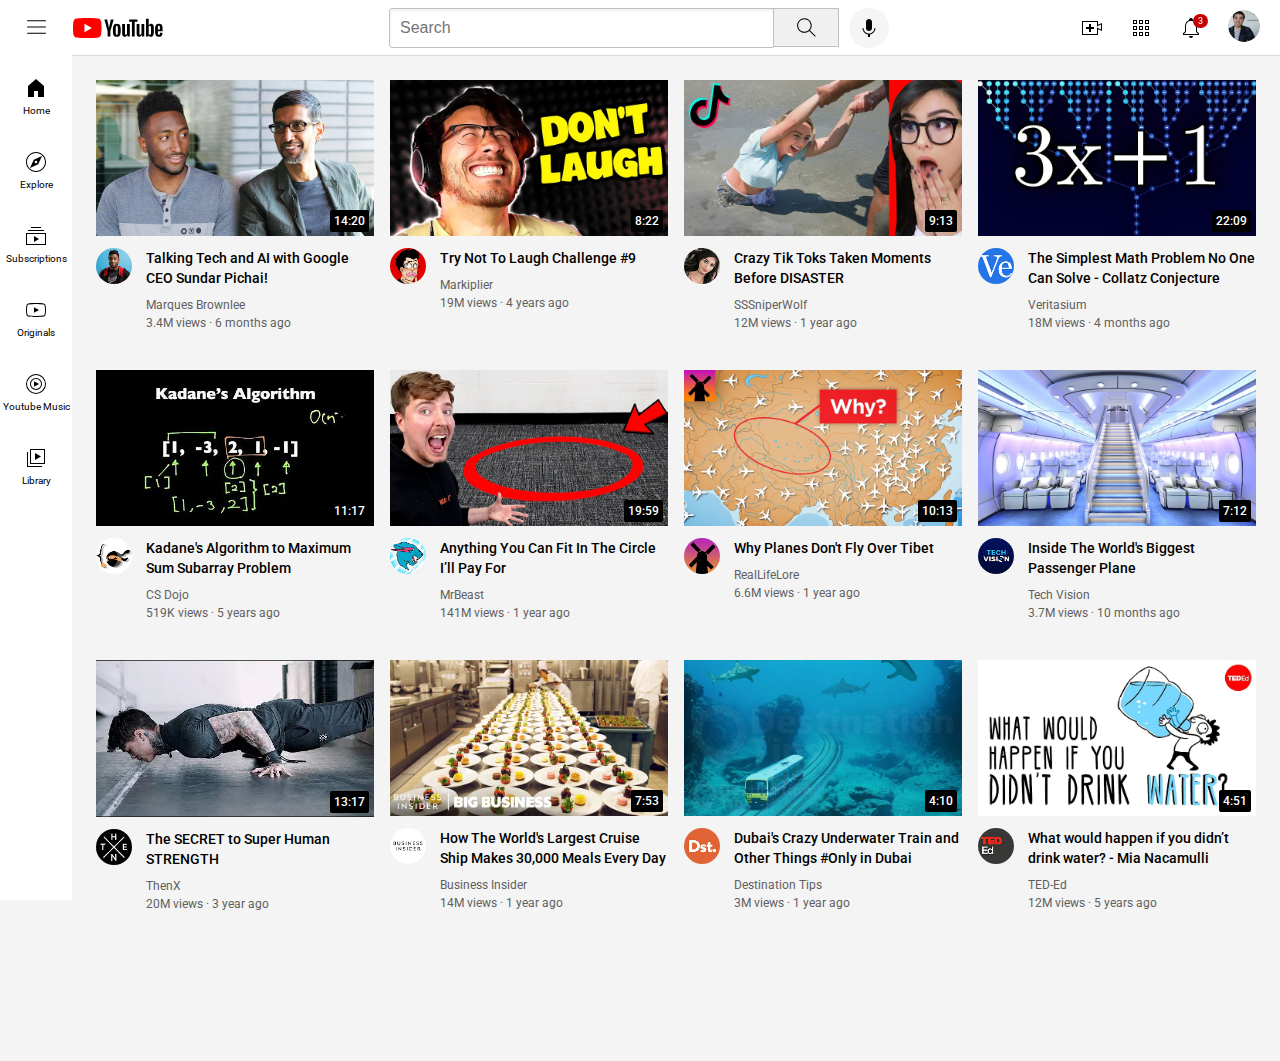
<file: index.html>
<!DOCTYPE html>
<html>
  <head>

    <link rel="preconnect" href="https://fonts.googleapis.com">
    <link rel="preconnect" href="https://fonts.gstatic.com" crossorigin>
    <link href="https://fonts.googleapis.com/css2?family=Roboto:ital,wght@0,100;0,300;0,400;0,500;0,700;0,900;1,100;1,300;1,400;1,500;1,700;1,900&display=swap" rel="stylesheet">


    <link rel="stylesheet" href="./styles/video.css">
    <link rel="stylesheet" href="./styles/header.css">
    <link rel="stylesheet" href="./styles/general.css">
    <link rel="stylesheet" href="./styles/sidebar.css">
    <title>Youtube.com Clone</title>
  </head>
  <body>
    <header class="header">
      <div class="left-section">
        <img class="hamburger-menu" src="./logosandicons/hamburger-menu.svg" alt="">
        <img class="youtube-logo"  src="logosandicons/youtube-logo.svg" alt="">
      </div>
      <div class="middle-section">
        <input class="search-bar"  type="text" placeholder="Search">
        <button class="search-button">
          <img class="search-icon" src="./logosandicons/search.svg" alt="">
          <div class="tooltip">Search</div>
        </button>
        <button class="voice-search-button">
          <img class="voice-search-icon"  src="./logosandicons/voice-search-icon.svg" alt="">
          <div class="tooltip">Search with your voice</div>
        </button>
      </div>
      <div class="right-section">
        <div class="upload-icon-container">
          <img class="upload-icon" src="./logosandicons/upload.svg" alt="">
          <div class="tooltip">Create</div>
        </div>
        <div class="youtube-apps-icon-container">
          <img class="youtube-apps-icon" src="./logosandicons/youtube-apps.svg" alt="">
          <div class="tooltip">YouTube apps</div>
        </div>
        <div class="notifications-icon-container">
          <img class="notifications-icon" src="./logosandicons/notifications.svg" alt="">
          <div class="notifications-count">3</div>
          <div class="tooltip">Notifications</div>
        </div>
        <div class="current-user-picture-container">
          <img class="current-user-picture" src="./channel-pictures/my-channel.jpeg" alt="">
        </div>
      </div>
    </header>

    <nav class="side-bar">
      <div class="sidebar-link">
        <img src="./logosandicons/home.svg" alt="">
        <div>Home</div>
      </div>
      <div class="sidebar-link">
        <img src="./logosandicons/explore.svg" alt="">
        <div>Explore</div>
      </div>
      <div class="sidebar-link">
        <img src="./logosandicons/subscriptions.svg" alt="">
        <div>Subscriptions</div>
      </div>
      <div class="sidebar-link">
        <img src="./logosandicons/originals.svg" alt="">
        <div>Originals</div>
      </div>
      <div class="sidebar-link">
        <img src="./logosandicons/youtube-music.svg" alt="">
        <div>Youtube Music</div>
      </div>
      <div class="sidebar-link">
        <img src="./logosandicons/library.svg"">
        <div>Library</div>
      </div>
    </nav>

    <main>
      <section class="video-preview-grid">
      
        <div class="video-preview">
  
          <div class="thumbnail-row">
            <a href="https://youtu.be/n2RNcPRtAiY?si=6qGZlpjXX3KAR8mZ">
              <img class="thumbnail"  src="./thumbnails/thumbnail-1.webp" alt="">
            </a>
            <div class="video-time">14:20</div>
          </div>
          
          <div class="video-info-grid">
    
            <div class="channel-picture">
              <a href="https://www.youtube.com/c/mkbhd">
                <img class="profile-picture" src="./channel-pictures/channel-1.jpeg" alt="">
              </a>
            </div>
    
            <div class="video-info">
              <a class="video-title-link" href="https://youtu.be/n2RNcPRtAiY?si=6qGZlpjXX3KAR8mZ">
                <p class="video-title">
                  Talking Tech and AI with Google CEO Sundar Pichai!
                  </p>
              </a>
          
                <a class="video-author-link" href="https://www.youtube.com/c/mkbhd">
                  <p class="video-author">
                    Marques Brownlee
                    </p>
                </a>
                <p class="video-stats">
                3.4M views &#183; 6 months ago
                </p>
            </div>
    
          </div>
    
        </div>
    
    
        <div class="video-preview">
    
          <div class="thumbnail-row">
            <a href="https://youtu.be/mP0RAo9SKZk?si=IJCf5cuGFZZRyJon">
              <img class="thumbnail"  src="./thumbnails/thumbnail-2.webp" alt="">
            </a>
            <div class="video-time">8:22</div>
          </div>
          
          <div class="video-info-grid">
    
            <div class="channel-picture">
              <a href="https://www.youtube.com/c/markiplier">
                <img class="profile-picture" src="./channel-pictures/channel-2.jpeg" alt="">
              </a>
            </div>
    
            <div class="video-info">
              <a class="video-title-link" href="https://youtu.be/mP0RAo9SKZk?si=IJCf5cuGFZZRyJon">
                <p class="video-title">
                  Try Not To Laugh Challenge #9
                  </p>
              </a>
          
                <a class="video-author-link" href="https://www.youtube.com/c/markiplier">
                  <p class="video-author">
                    Markiplier
                  </p>
                </a>
          
                <p class="video-stats">
                19M views &#183; 4 years ago
                </p>
            </div>
    
          </div>
    
        </div>
    
    
        <div class="video-preview">
    
          <div class="thumbnail-row">
            <a href="https://youtu.be/FgjPQQeTh1w?si=bAhg6U3gFG5fsbQV">
              <img class="thumbnail"  src="./thumbnails/thumbnail-3.webp" alt="">
            </a>
            <div class="video-time">9:13</div>
          </div>
          
          <div class="video-info-grid">
    
            <div class="channel-picture">
              <a href="https://www.youtube.com/user/SSSniperWolf">
                <img class="profile-picture" src="./channel-pictures/channel-3.jpeg" alt="">
              </a>
            </div>
    
            <div class="video-info">
              <a class="video-title-link" href="https://youtu.be/FgjPQQeTh1w?si=bAhg6U3gFG5fsbQV">
                <p class="video-title">
                  Crazy Tik Toks Taken Moments Before DISASTER
                  </p>
              </a>
          
              <a class="video-author-link" href="https://www.youtube.com/user/SSSniperWolf">
                <p class="video-author">
                  SSSniperWolf
                </p>
              </a>  
          
                <p class="video-stats">
                  12M views &#183; 1 year ago
                </p>
            </div>
    
          </div>
    
        </div>
    
    
        <div class="video-preview">
    
          <div class="thumbnail-row">
            <a href="https://youtu.be/094y1Z2wpJg?si=J5LJZfBUltAK05KX">
              <img class="thumbnail"  src="./thumbnails/thumbnail-4.webp" alt="">
            </a>
            <div class="video-time">22:09</div>
          </div>
          
          <div class="video-info-grid">
    
            <div class="channel-picture">
              <a href="https://www.youtube.com/c/veritasium">
                <img class="profile-picture" src="./channel-pictures/channel-4.jpeg" alt="">
              </a>
            </div>
    
            <div class="video-info">
              <a class="video-title-link" href="https://youtu.be/094y1Z2wpJg?si=J5LJZfBUltAK05KX">
                <p class="video-title">
                  The Simplest Math Problem No One Can Solve - Collatz Conjecture
                  </p>
              </a>
          
              <a class="video-author-link" href="https://www.youtube.com/c/veritasium">
                <p class="video-author">
                  Veritasium
                </p>
              </a>  
          
                <p class="video-stats">
                  18M views &#183; 4 months ago
                </p>
            </div>
    
          </div>
    
        </div>
    
    
        <div class="video-preview">
    
          <div class="thumbnail-row">
            <a href="https://youtu.be/86CQq3pKSUw?si=-hqsIKGppIsanWvH">
              <img class="thumbnail"  src="./thumbnails/thumbnail-5.webp" alt="">
            </a>
            <div class="video-time">11:17</div>
          </div>
          
          <div class="video-info-grid">
    
            <div class="channel-picture">
              <a href="https://www.youtube.com/c/CSDojo">
                <img class="profile-picture" src="./channel-pictures/channel-5.jpeg" alt="">
              </a>
            </div>
    
            <div class="video-info">
              <a class="video-title-link" href="https://youtu.be/86CQq3pKSUw?si=-hqsIKGppIsanWvH">
                <p class="video-title">
                  Kadane's Algorithm to Maximum Sum Subarray Problem
                  </p>
              </a>
          
              <a class="video-author-link" href="https://www.youtube.com/c/CSDojo">
                <p class="video-author">
                  CS Dojo
                </p>
              </a> 
          
                <p class="video-stats">
                  519K views &#183; 5 years ago
                </p>
            </div>
    
          </div>
    
        </div>
    
    
        <div class="video-preview">
    
          <div class="thumbnail-row">
            <a href="https://youtu.be/yXWw0_UfSFg?si=sQjHbPZWlxnls46G">
              <img class="thumbnail"  src="./thumbnails/thumbnail-6.webp" alt="">
            </a>
            <div class="video-time">19:59</div>
          </div>
          
          <div class="video-info-grid">
    
            <div class="channel-picture">
              <a href="https://www.youtube.com/@MrBeast">
                <img class="profile-picture" src="./channel-pictures/channel-6.jpeg" alt="">
              </a>
            </div>
    
            <div class="video-info">
              <a class="video-title-link" href="https://youtu.be/yXWw0_UfSFg?si=sQjHbPZWlxnls46G">
                <p class="video-title">
                  Anything You Can Fit In The Circle I’ll Pay For
                  </p>
              </a>
          
              <a class="video-author-link" href="https://www.youtube.com/@MrBeast">
                <p class="video-author">
                  MrBeast
                </p>
              </a>  
          
                <p class="video-stats">
                  141M views &#183; 1 year ago
                </p>
            </div>
    
          </div>
    
        </div>
    
    
        <div class="video-preview">
    
          <div class="thumbnail-row">
            <a href="https://youtu.be/fNVa1qMbF9Y?si=c4wwnxBcyvmBInC3">
              <img class="thumbnail"  src="./thumbnails/thumbnail-7.webp" alt="">
            </a>
            <div class="video-time">10:13</div>
          </div>
          
          <div class="video-info-grid">
    
            <div class="channel-picture">
              <a href="https://www.youtube.com/@RealLifeLore">
                <img class="profile-picture" src="./channel-pictures/channel-7.jpeg" alt="">
              </a>
            </div>
    
            <div class="video-info">
              <a class="video-title-link" href="https://youtu.be/fNVa1qMbF9Y?si=c4wwnxBcyvmBInC3">
                <p class="video-title">
                  Why Planes Don't Fly Over Tibet
                  </p>
              </a>
          
              <a class="video-author-link" href="https://www.youtube.com/@RealLifeLore">
                <p class="video-author">
                  RealLifeLore
                </p>
              </a>  
          
                <p class="video-stats">
                  6.6M views &#183; 1 year ago
                </p>
            </div>
    
          </div>
    
        </div>
    
    
        <div class="video-preview">
    
          <div class="thumbnail-row">
            <a href="https://youtu.be/lFm4EM1juls?si=9-U7B9l7IcKQqkcD">
              <img class="thumbnail"  src="./thumbnails/thumbnail-8.webp" alt="">
            </a>
            <div class="video-time">7:12</div>
          </div>
          
          <div class="video-info-grid">
    
            <div class="channel-picture">
              <a href="https://www.youtube.com/@adin">
                <img class="profile-picture" src="./channel-pictures/channel-8.jpeg" alt="">
              </a>
            </div>
    
            <div class="video-info">
              <a class="video-title-link" href="https://youtu.be/lFm4EM1juls?si=9-U7B9l7IcKQqkcD">
                <p class="video-title">
                  Inside The World's Biggest Passenger Plane
                  </p>
              </a>
          
              <a class="video-author-link" href="https://www.youtube.com/@adin">
                <p class="video-author">
                  Tech Vision
                </p>
              </a> 
          
                <p class="video-stats">
                  3.7M views &#183; 10 months ago
                </p>
            </div>
    
          </div>
    
        </div>
    
    
        <div class="video-preview">
    
          <div class="thumbnail-row">
            <a href="https://youtu.be/ixmxOlcrlUc?si=O50Px7jC9v9NIwcA">
              <img class="thumbnail"  src="./thumbnails/thumbnail-9.webp" alt="">
            </a>
            <div class="video-time">13:17</div>
          </div>
          
          <div class="video-info-grid">
    
            <div class="channel-picture">
              <a href="https://www.youtube.com/c/OFFICIALTHENXSTUDIOS">
                <img class="profile-picture" src="./channel-pictures/channel-9.jpeg" alt="">
              </a>
            </div>
    
            <div class="video-info">
              <a class="video-title-link" href="https://youtu.be/ixmxOlcrlUc?si=O50Px7jC9v9NIwcA">
                <p class="video-title">
                  The SECRET to Super Human STRENGTH
                  </p>
              </a>
          
              <a class="video-author-link" href="https://www.youtube.com/c/OFFICIALTHENXSTUDIOS">
                <p class="video-author">
                  ThenX
                </p>
              </a>  
          
                <p class="video-stats">
                  20M views &#183; 3 year ago
                </p>
            </div>
    
          </div>
    
        </div>
    
    
        <div class="video-preview">
    
          <div class="thumbnail-row">
            <a href="https://youtu.be/R2vXbFp5C9o?si=FyFMY8mlA-39g_Y2">
              <img class="thumbnail"  src="./thumbnails/thumbnail-10.webp" alt="">
            </a>
            <div class="video-time">7:53</div>
          </div>
          
          <div class="video-info-grid">
    
            <div class="channel-picture">
              <a href="https://www.youtube.com/user/businessinsider">
                <img class="profile-picture" src="./channel-pictures/channel-10.jpeg" alt="">
              </a>
            </div>
    
            <div class="video-info">
              <a class="video-title-link" href="https://youtu.be/R2vXbFp5C9o?si=FyFMY8mlA-39g_Y2">
                <p class="video-title">
                  How The World's Largest Cruise Ship Makes 30,000 Meals Every Day
                  </p>
              </a>
          
              <a class="video-author-link" href="https://www.youtube.com/user/businessinsider">
                <p class="video-author">
                  Business Insider
                </p>
              </a> 
          
                <p class="video-stats">
                  14M views &#183; 1 year ago
                </p>
            </div>
    
          </div>
    
        </div>
    
    
        <div class="video-preview">
    
          <div class="thumbnail-row">
            <a href="https://youtu.be/0nZuYyXET3s?si=l2DzLfz-YfLx6pmj">
              <img class="thumbnail"  src="./thumbnails/thumbnail-11.webp" alt="">
            </a>
            <div class="video-time">4:10</div>
          </div>
          
          <div class="video-info-grid">
    
            <div class="channel-picture">
              <a href="https://www.youtube.com/c/Destinationtips">
                <img class="profile-picture" src="./channel-pictures/channel-11.jpeg" alt="">
              </a>
            </div>
    
            <div class="video-info">
              <a class="video-title-link" href="https://youtu.be/0nZuYyXET3s?si=l2DzLfz-YfLx6pmj">
                <p class="video-title">
                  Dubai's Crazy Underwater Train and Other Things #Only in Dubai
                  </p>
              </a>
          
              <a class="video-author-link" href="https://www.youtube.com/c/Destinationtips">
                <p class="video-author">
                  Destination Tips
                </p>
              </a> 
          
                <p class="video-stats">
                  3M views &#183; 1 year ago
                </p>
            </div>
    
          </div>
    
        </div>
    
        
        <div class="video-preview">
    
          <div class="thumbnail-row">
            <a href="https://youtu.be/9iMGFqMmUFs?si=vmbg6zM3yEunv7n3">
              <img class="thumbnail"  src="./thumbnails/thumbnail-12.webp" alt="">
            </a>
            <div class="video-time">4:51</div>
          </div>
          
          <div class="video-info-grid">
    
            <div class="channel-picture">
              <a href="https://www.youtube.com/teded">
                <img class="profile-picture" src="./channel-pictures/channel-12.jpeg" alt="">
              </a>
            </div>
    
            <div class="video-info">
              <a class="video-title-link" href="https://youtu.be/9iMGFqMmUFs?si=vmbg6zM3yEunv7n3">
                <p class="video-title">
                  What would happen if you didn’t drink water? - Mia Nacamulli
                  </p>
              </a>
          
              <a class="video-author-link" href="https://www.youtube.com/teded">
                <p class="video-author">
                  TED-Ed
                </p>
              </a>  
          
                <p class="video-stats">
                  12M views &#183; 5 years ago
                </p>
            </div>
    
          </div>
    
        </div>
  
      </section>
    </main>
    
    
  </body>
</html>
</file>
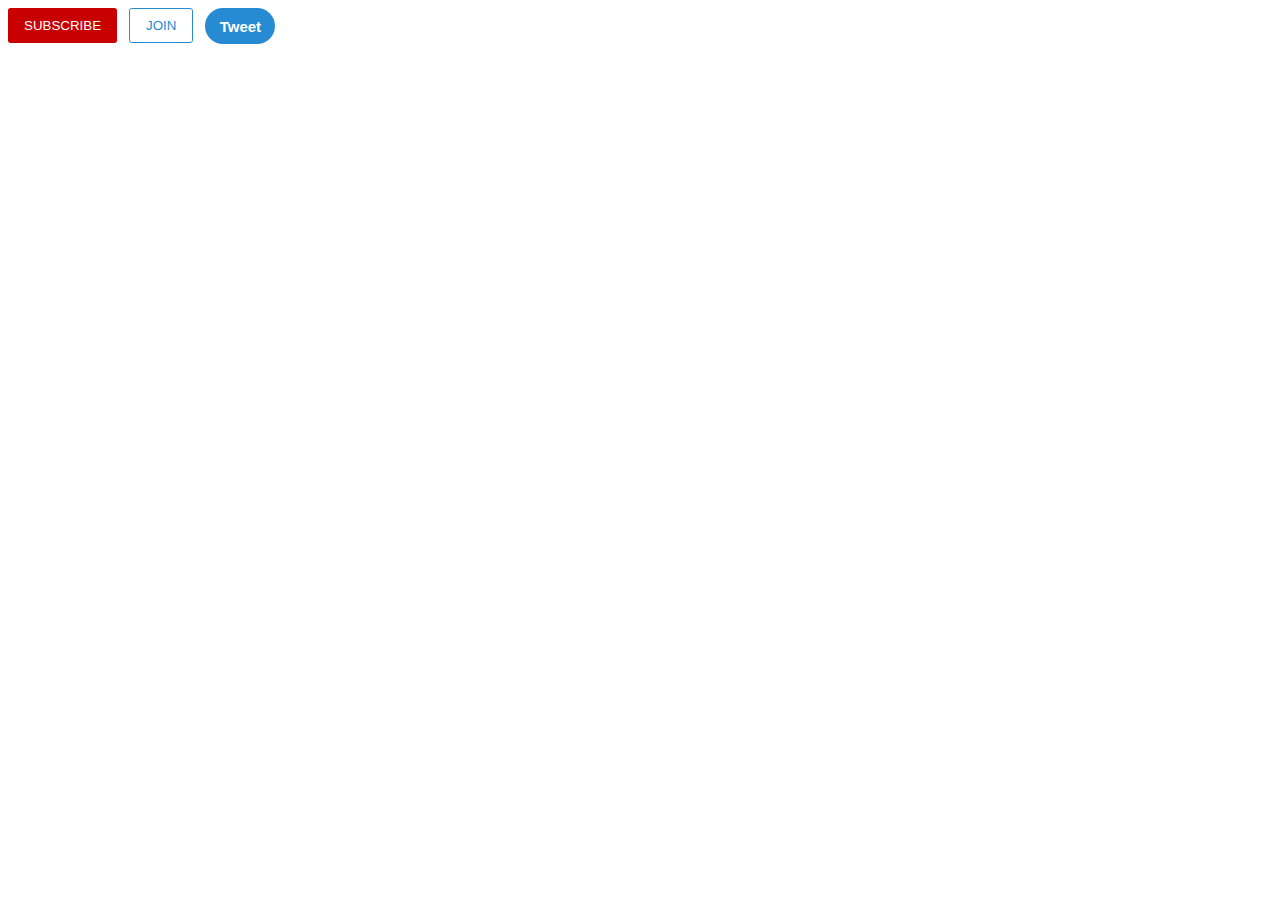
<file: practice/buttons.html>
<!DOCTYPE html>
<html>
  <head>
    <title>Buttons Practice</title>
    <link rel="stylesheet" href="buttons.css">
  </head>
  <body>
    <button class="subscribe-button">
      SUBSCRIBE
    </button>
    <button class="join-button">
      JOIN
    </button>
    <button class="tweet-button">
      Tweet
    </button>
  </body>
</html>
</file>
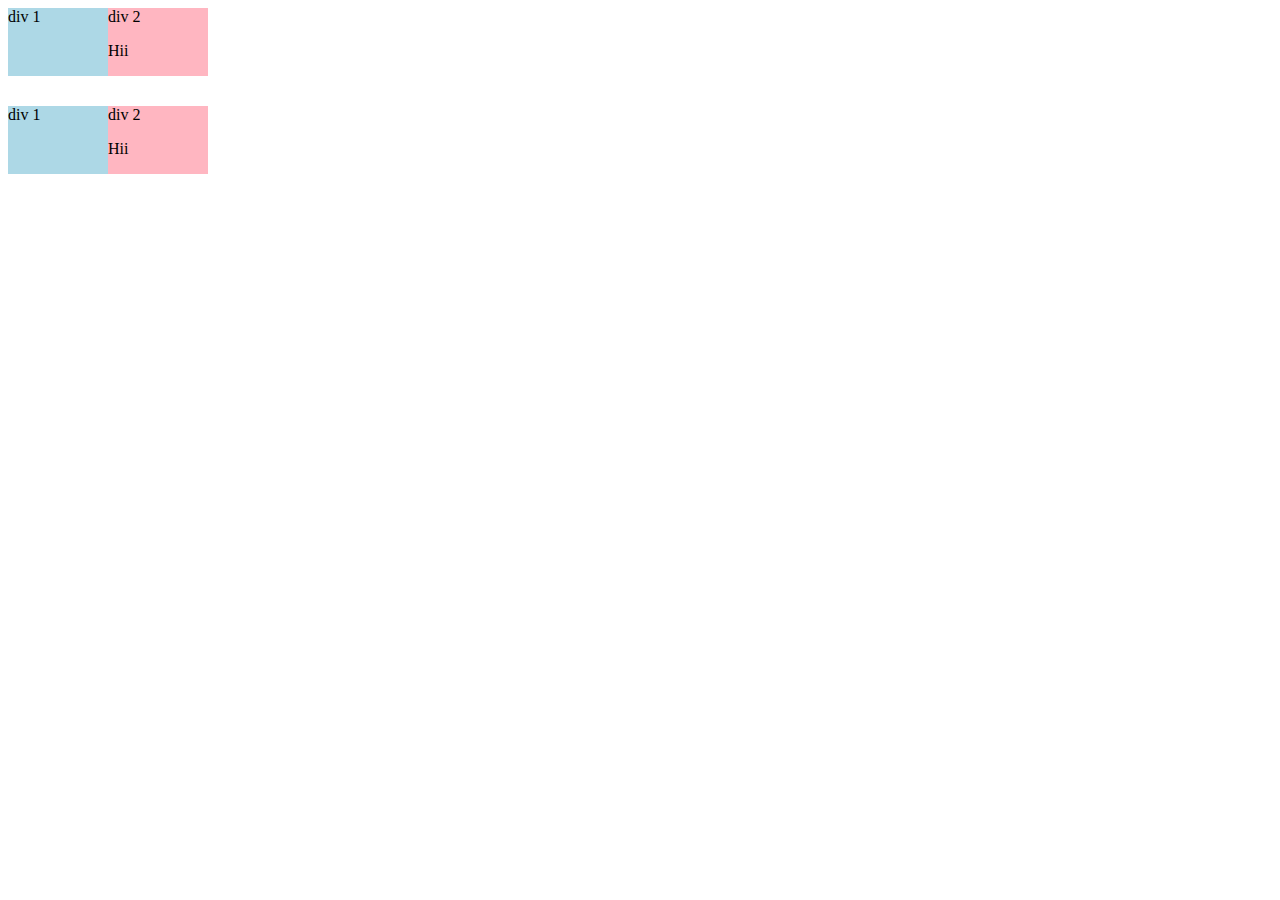
<file: practice/grid.html>
<!DOCTYPE html>
<html>
  <head>
    <title>Grid Practice</title>
  </head>
  <body>
    <div style="display: grid;
    grid-template-columns: 100px 100px 200px;">
      <div style="background-color: lightblue;">div 1</div>
      <div style="background-color: lightpink;">div 2<p>Hii</p></div>
    </div>
    
    <div style="
    margin-top: 30px;    
    display: grid;
    grid-template-columns: 100px 100px;">
      <div style="background-color: lightblue;">div 1</div>
      <div style="background-color: lightpink;">div 2<p>Hii</p></div>
    </div>
  </body>
</html>
</file>
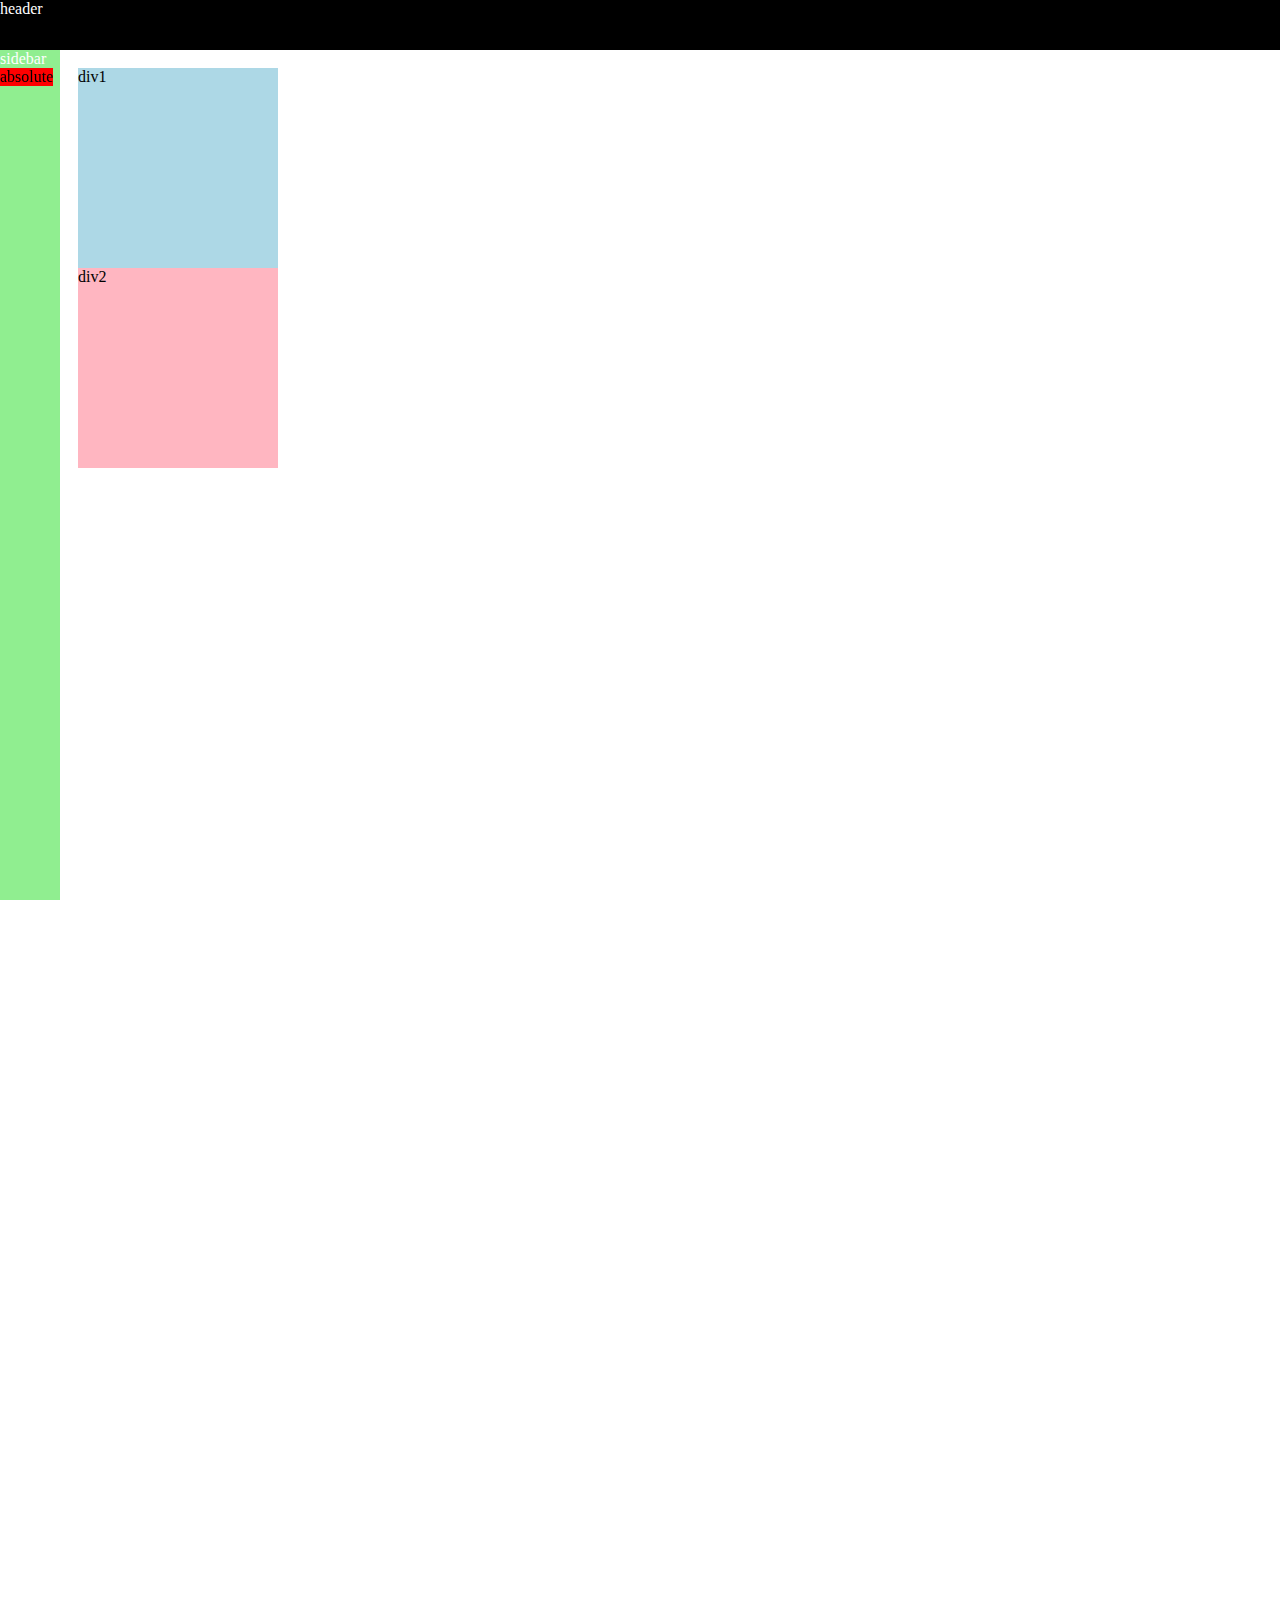
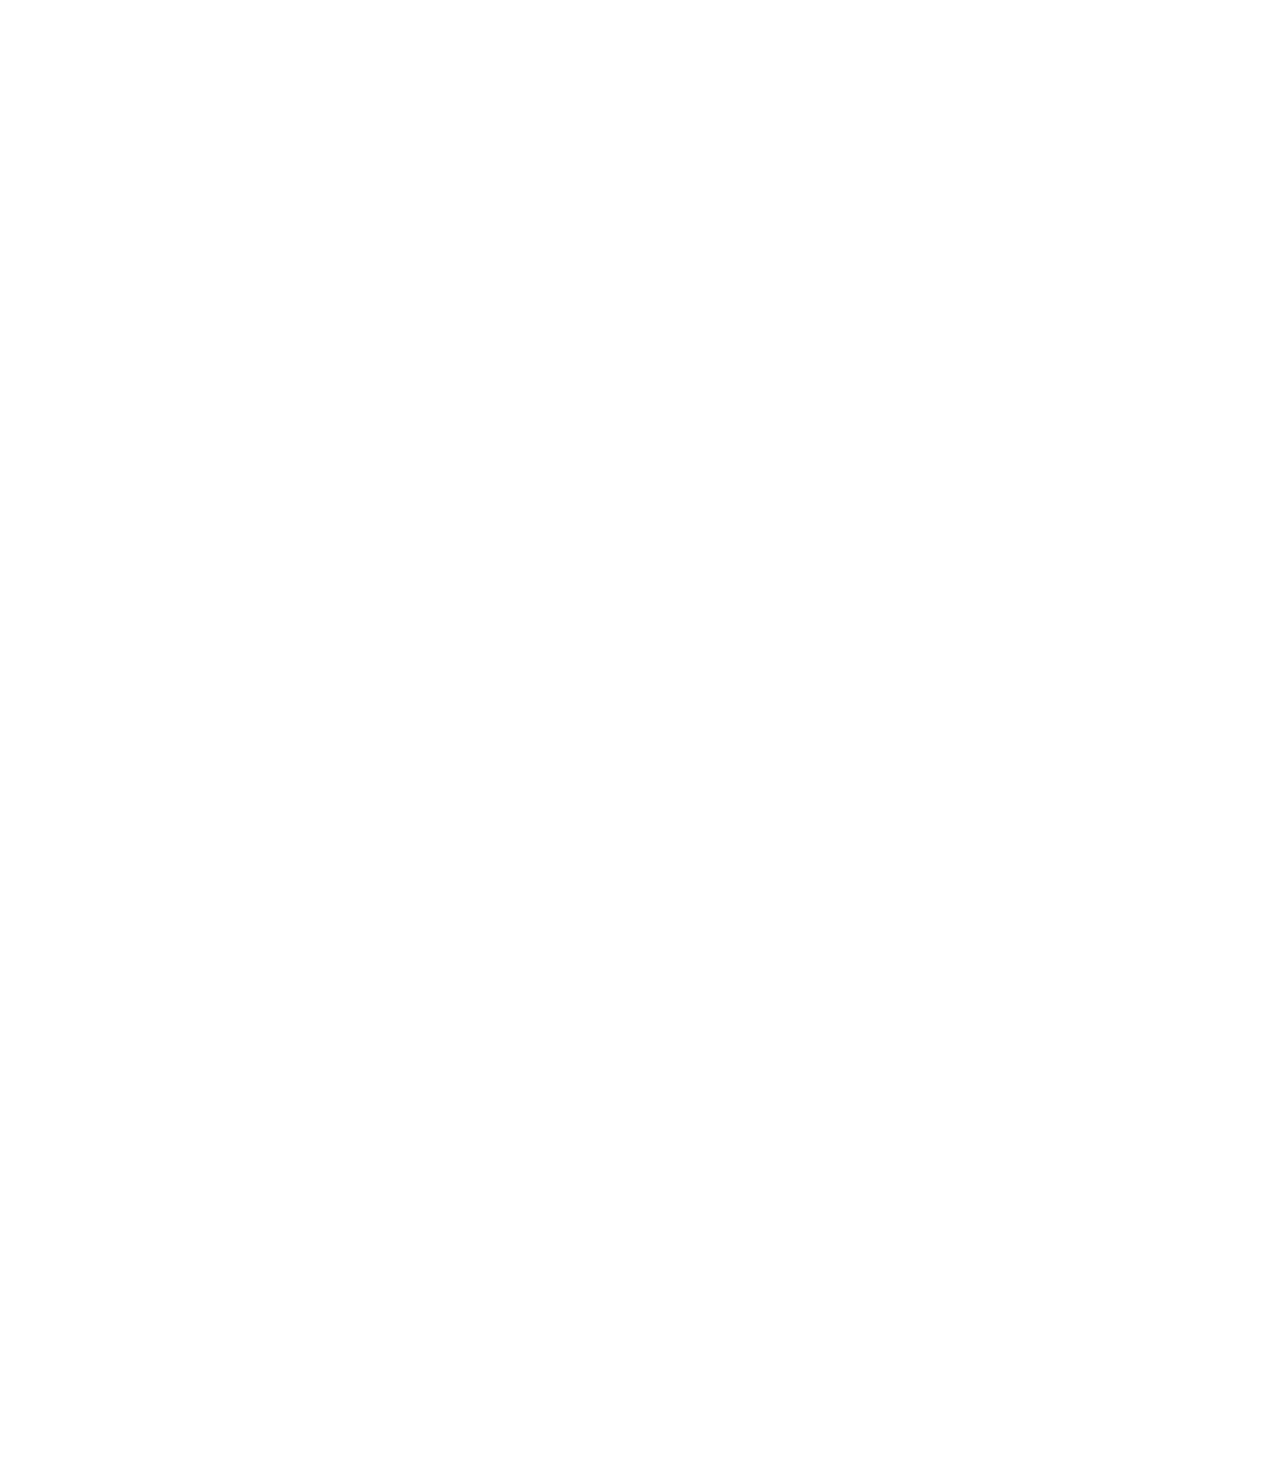
<file: practice/position.html>
<!DOCTYPE html>
<html>
  <head>
    <title>Position Practice</title>
  </head>
  <body style="height: 3000px;
    padding-top: 60px;
    padding-left: 70px;">
    <div style="background-color: black;
    color: white;
    position: fixed;
    top: 0px;
    left: 0px;
    right: 0px;
    height: 50px;
    z-index: 1;">header</div>

    <div style="background-color: lightgreen;
    color: white;
    position: fixed;
    left: 0;
    width: 60px;
    bottom: 0;
    top: 50px;">sidebar</div>

    <div style="position: absolute;
    background-color: red;
    left: 0;">
      absolute
    </div>
    <div style="background-color: lightblue;
    height: 200px;
    width: 200px;">div1</div>
    <div style="background-color: lightpink;
    height: 200px;
    width: 200px;">div2</div>
  </body>
</html>
</file>
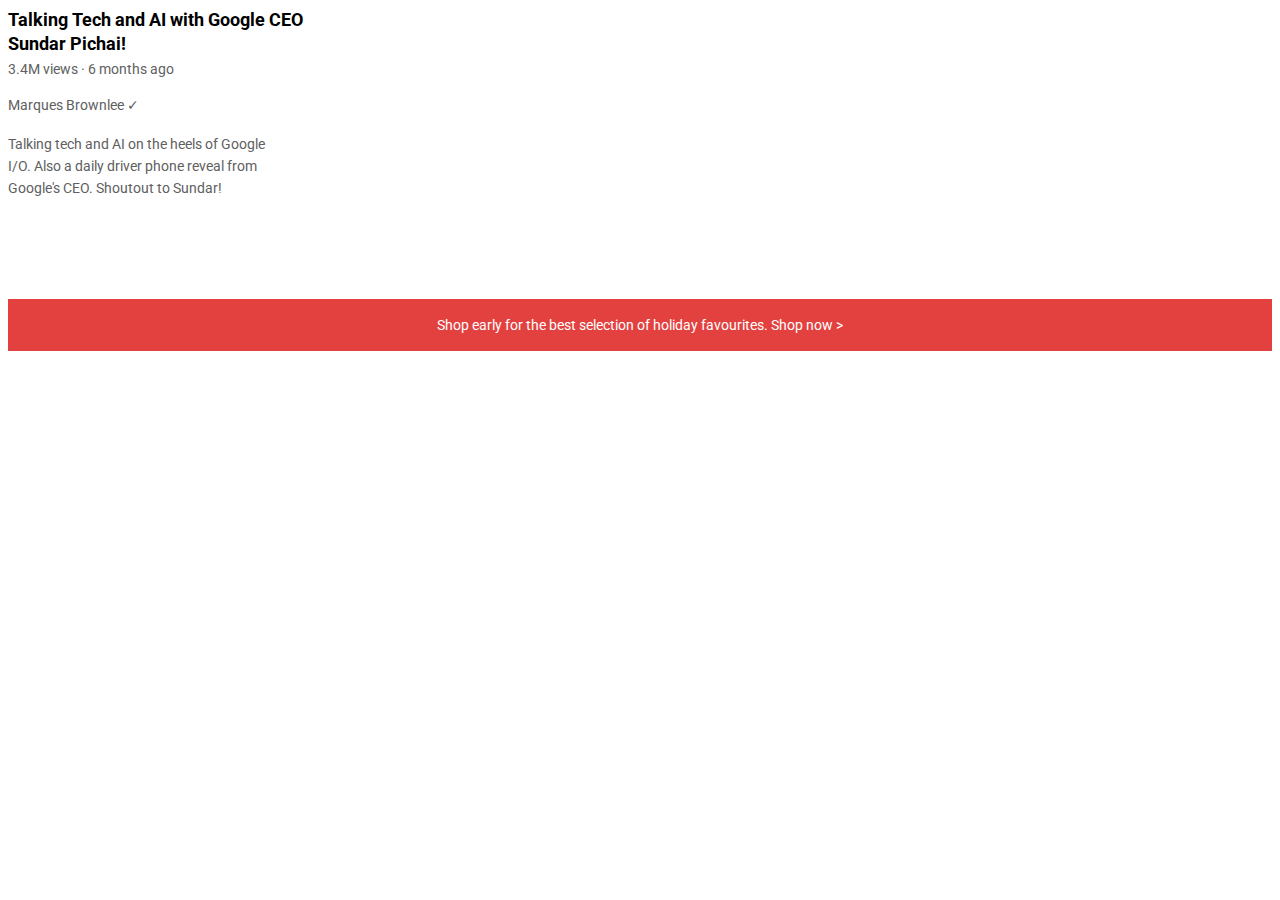
<file: practice/text.html>
<!DOCTYPE html>
<html>
  <head>

    <title>Text Practice</title>
    <link rel="stylesheet" href="text.css">
    <link rel="preconnect" href="https://fonts.googleapis.com">
    <link rel="preconnect" href="https://fonts.gstatic.com" crossorigin>
    <link href="https://fonts.googleapis.com/css2?family=Roboto:ital,wght@0,100;0,300;0,400;0,500;0,700;0,900;1,100;1,300;1,400;1,500;1,700;1,900&display=swap" rel="stylesheet">
    
  </head>
  <body>
    <p class="video-title">
      Talking Tech and AI with Google CEO Sundar Pichai!
    </p>
    
    <p class="video-stats">
      3.4M views &#183; 6 months ago
    </p>
    
    <p class="video-author">
      Marques Brownlee &#10003;
    </p>
    
    <p class="video-description">
      Talking tech and AI on the heels of Google I/O. 
      Also a daily driver phone reveal from Google's CEO.
      Shoutout to Sundar! 
    </p>
    
    <p class="apple-text">
      Shop early for the best selection of holiday favourites. <span class="shop-link">Shop now &gt;</span> 
    </p>
  </body>
</html>
</file>
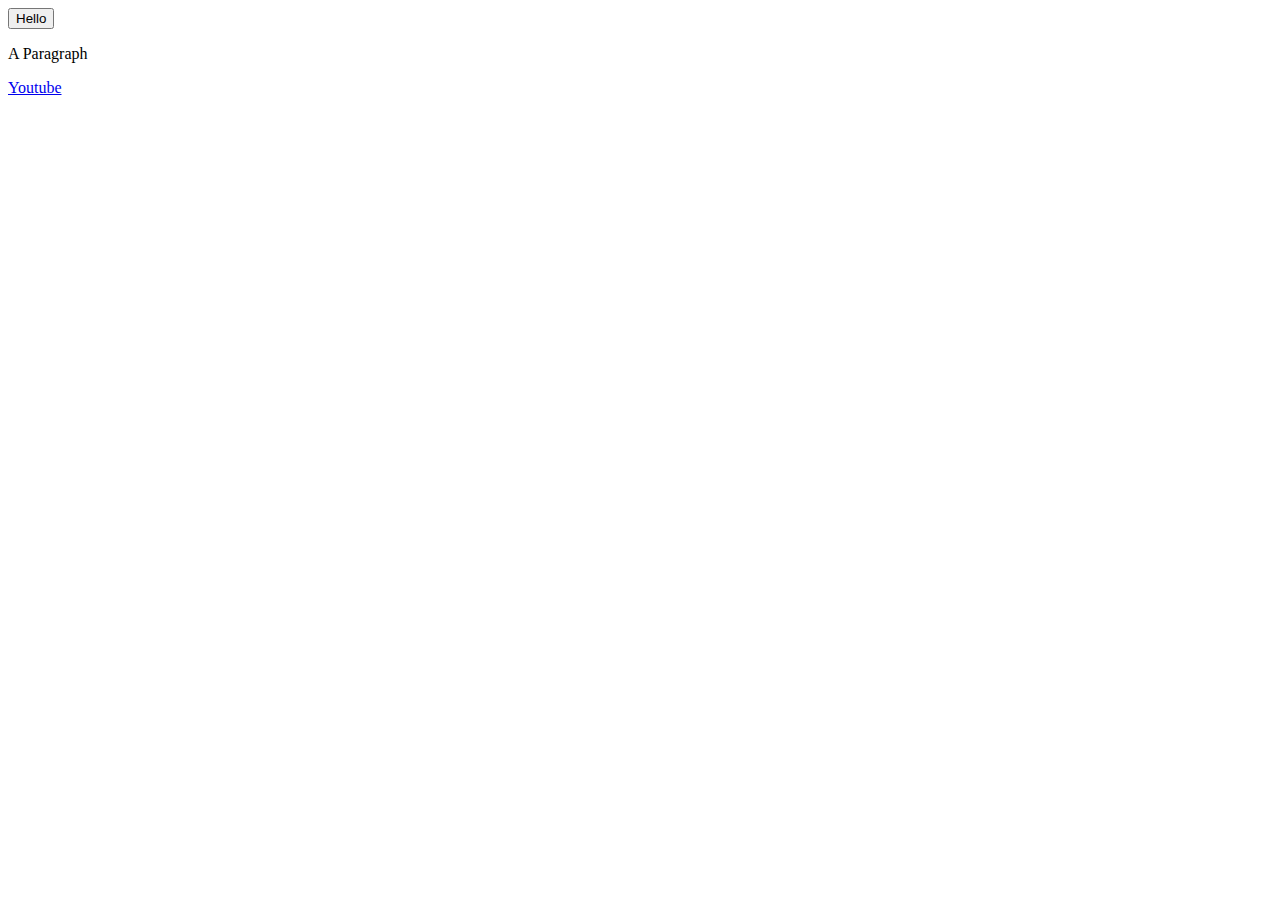
<file: practice/website.html>
<!DOCTYPE html>
<html>
  <head>
    <title>First Website</title>
  </head>
  <body>
    <button>
      Hello
    </button>
    
    <p>
      A Paragraph
    </p>
    
    <a href="https://www.youtube.com/" target="_blank">
      Youtube
    </a>
  </body>
</html>
</file>
<file: styles/video.css>
.thumbnail {
  width: 100%;
}

.thumbnail-row {
  position: relative;
  margin-bottom: 8px;
}

.video-time {
  position: absolute;
  right: 5px;
  bottom: 8px;
  font-size: 12px;
  font-weight: 500;
  padding: 4px;
  border-radius: 2px;
  color: white;
  background-color: black;
}

.video-title-link {
  color: black;
  text-decoration: none;
}
.video-title {
  margin-top: 0;
  font-size: 14px;
  font-weight: 500;
  line-height: 20px;
  margin-bottom: 10px;
}

.video-author, 
.video-stats {
  font-size: 12px;
  color: rgb(96, 96, 96);
}

.video-author-link {
  text-decoration: none;
}

.video-author {
  margin-bottom: 4px;
}

.profile-picture {
  width: 36px;
  border-radius: 25px;
}

.video-preview-grid {
  display: grid;
  grid-template-columns: 1fr 1fr 1fr;
  column-gap: 16px;
  row-gap: 40px;
}

@media (max-width: 750px) {
  .video-preview-grid {
    grid-template-columns: 1fr 1fr;
  }
}

@media (min-width: 751px) and (max-width: 999px) {
  .video-preview-grid {
    grid-template-columns: 1fr 1fr 1fr;
  }
}

@media (min-width: 1000px) {
  .video-preview-grid {
    grid-template-columns: 1fr 1fr 1fr 1fr;
  }
}

.video-info-grid {
  display: grid;
  grid-template-columns: 50px 1fr;
}
</file>
<file: styles/header.css>
.header {
  display: flex;
  flex-direction: row;
  justify-content: space-between;
  position: fixed;
  z-index: 100;
  top: 0;
  left: 0;
  right: 0;
  background-color: white;
  border-bottom-width: 1px;
  border-bottom-style: solid;
  border-bottom-color: rgb(219, 219, 219);
  height: 55px;
}

.left-section {
  display: flex;
  align-items: center;
}

.hamburger-menu {
  height: 25px;
  margin-left: 24px;
  margin-right: 24px;
}

.youtube-logo {
  height: 20px;
}

.hamburger-menu:hover, 
.youtube-logo {
  cursor: pointer;
}

.middle-section {
  display: flex;
  align-items: center;
  flex: 1;
  margin-left: 70px;
  margin-right: 35px;
  max-width: 500px;
}

.search-bar {
  flex: 1;
  height: 36px;
  width: 100px;
  padding-left: 10px;
  font-size: 16px;
  border: 1px solid rgb(192, 192, 192);
  border-radius: 3px;
  box-shadow: inset 1px 2px 3px rgba(0, 0, 0, 0.05);
  width: 0;
  }

  .search-bar:focus {
    outline: none;
  }

  .search-bar::placeholder {
    font-size: 16px;
  }

.search-button, 
.voice-search-button, 
.upload-icon-container, 
.youtube-apps-icon-container, 
.notifications-icon-container {
  display: flex;
  align-items: center;
  justify-content: center;
  position: relative;
}

.search-button {
  height: 39px;
  width: 66px;
  background-color: rgb(240, 240, 240);
  border-width: 1px;
  border-style: solid;
  border-color: rgb(192, 192, 192);
  margin-left: -2px;
  margin-right: 10px;
}

.search-button:hover {
  background-color: rgb(228, 228, 228);
}

.search-button:active {
  background-color: rgb(220, 220, 220);
}


.search-button:hover, 
.voice-search-button:hover, 
.upload-icon-container:hover, 
.youtube-apps-icon-container:hover, 
.notifications-icon-container:hover, 
.current-user-picture-container:hover {
  cursor: pointer;
}

.search-button .tooltip,
.voice-search-button .tooltip,
.upload-icon-container .tooltip, 
.youtube-apps-icon-container .tooltip, 
.notifications-icon-container .tooltip {
  position: absolute;
  color: white;
  background-color: rgb(96, 96, 96);
  padding-top: 8px;
  padding-bottom: 8px;
  padding-left: 6px;
  padding-right: 6px;
  border-radius: 2px;
  font-size: 12px;
  font-family: Roboto, Arial;
  bottom: -45px;
  opacity: 0;
  transition: opacity 0.15s;
  pointer-events: none;
  white-space: nowrap;
}

.search-button:hover .tooltip, 
.voice-search-button:hover .tooltip, 
.upload-icon-container:hover .tooltip,
.youtube-apps-icon-container:hover .tooltip, 
.notifications-icon-container:hover .tooltip {
  opacity: 1;
}

.search-icon {
  height: 25px;
}

.voice-search-button {
  height: 40px;
  width: 40px;
  border: none;
  border-radius: 20px;
  background-color: rgb(245, 245, 245);
}

.voice-search-icon {
  height: 24px;
}

.right-section {
  display: flex;
  align-items: center;
  justify-content: space-between;
  width: 180px;
  margin-right: 20px;
  flex-shrink: 0;
}

.upload-icon {
  height: 24px;
}

.youtube-apps-icon {
  height: 24px;
}

.notifications-icon {
  height: 24px;
}

.notifications-count {
  color: white;
  background-color: rgb(197, 0, 0);
  position: absolute;
  top: -2px;
  right: -5px;
  font-size: 9px;
  padding-top: 2px;
  padding-bottom: 2px;
  padding-left: 5px;
  padding-right: 5px;
  border-radius: 10px;
}

.current-user-picture {
  height: 32px;
  border-radius: 16px;
}
</file>
<file: styles/general.css>
body {
  font-family: Roboto, Arial;
  background-color: rgb(244, 244, 244);
  padding-top: 80px;
  padding-bottom: 150px;
  padding-left: 96px;
  padding-right: 24px;
  margin: 0;
}

p {
  margin-top: 0;
  margin-bottom: 0;
}
</file>
<file: styles/sidebar.css>
.side-bar {
  position: fixed;
  z-index: 200;
  left: 0;
  bottom: 0;
  top: 55px;
  width: 72px;
  background-color: white;
  padding-top: 4px;
}

.sidebar-link {
  height: 74px;
  display: flex;
  flex-direction: column;
  align-items: center;
  justify-content: center;
}

.sidebar-link:hover {
  background-color: rgb(232, 232, 232);
  cursor: pointer;
}

.sidebar-link img {
  margin-bottom: 5px;
  height: 24px;
}

.sidebar-link div {
  font-size: 10px;
}
</file>
<file: practice/buttons.css>
.subscribe-button {
  color: white;
  background-color: rgb(200, 0, 0);
  border: none;
  padding-top: 10px;
  padding-bottom: 10px;
  padding-left: 16px;
  padding-right: 16px;
  border-radius: 0.17rem;
  cursor: pointer;
  margin-right: 8px;
  transition: opacity 0.15s;
  vertical-align: top;
}

.subscribe-button:hover {
  opacity: 0.8;
}

.subscribe-button:active {
  opacity: 0.5;
}

.join-button {
  background-color: white;
  color: rgb(38, 139, 211);
  border-color: rgb(38, 139, 211);
  border-style: solid;
  border-width: 1.5px;
  border-radius: 0.17rem;
  padding-top: 9px;
  padding-bottom: 9px;
  padding-left: 16px;
  padding-right: 16px;
  cursor: pointer;
  transition: background-color 0.15s,
    color 0.15s;
  vertical-align: top;  
}

.join-button:hover {
  background-color: rgb(38, 139, 211);
  color: white;
}

.join-button:active {
  opacity: 0.7;
}

.tweet-button {
  color: white;
  font-weight: bold;
  font-size: 15px;
  background-color: rgb(38, 139, 211);
  border: none;
  border-radius: 20px;
  height: 36px;
  width: 70px;
  cursor: pointer;
  margin-left: 8px;
  transition: box-shadow 0.15s;
  vertical-align: top;  
}

.tweet-button:hover {
  box-shadow: 0px 5px 10px rgba(0, 0, 0, 0.15);
}
</file>
<file: practice/text.css>
p {
  font-family: Roboto;
  margin-top: 0;
  margin-bottom: 0;
}
.video-title {
  font-weight: bold;
  font-size: 18px;
  width: 300px;
  line-height: 24px;
  margin-bottom: 5px;
}

.video-stats {
  font-size: 14px;
  color: rgb(96, 96, 96);
  margin-bottom: 20px;
}

.video-author {
  color: rgb(96, 96, 96);
  font-size: 14px;
  margin-bottom: 20px; 
}

.video-description {
  font-size: 14px;
  color: rgb(96, 96, 96);
  width: 280px;
  line-height: 22px;
  margin-bottom: 100px;
}

.apple-text {
  margin-bottom: 50px;
  font-size: 14px;
  background-color: rgb(227, 65, 64);
  color: white;
  text-align: center;
  padding-top: 18px;
  padding-bottom: 18px;
}

.shop-link:hover {
  text-decoration: underline;
  cursor: pointer;
}
</file>
